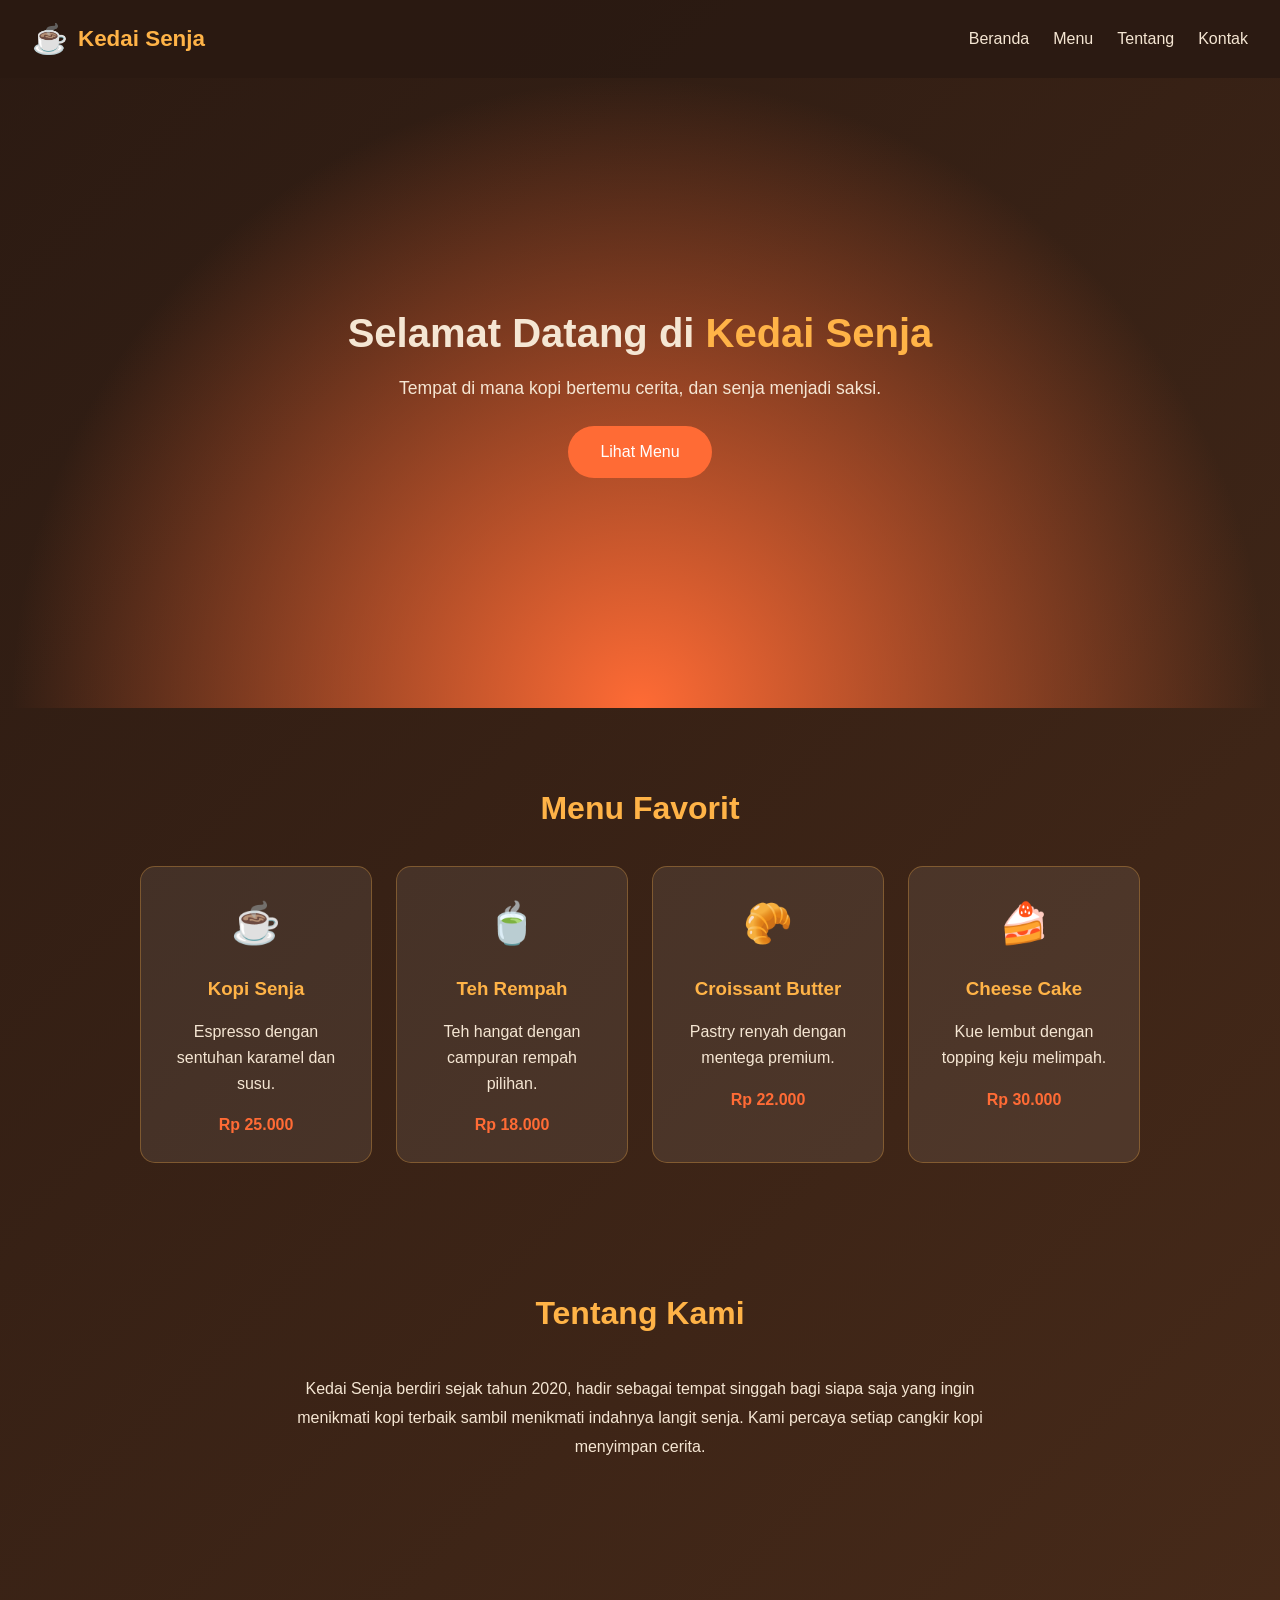
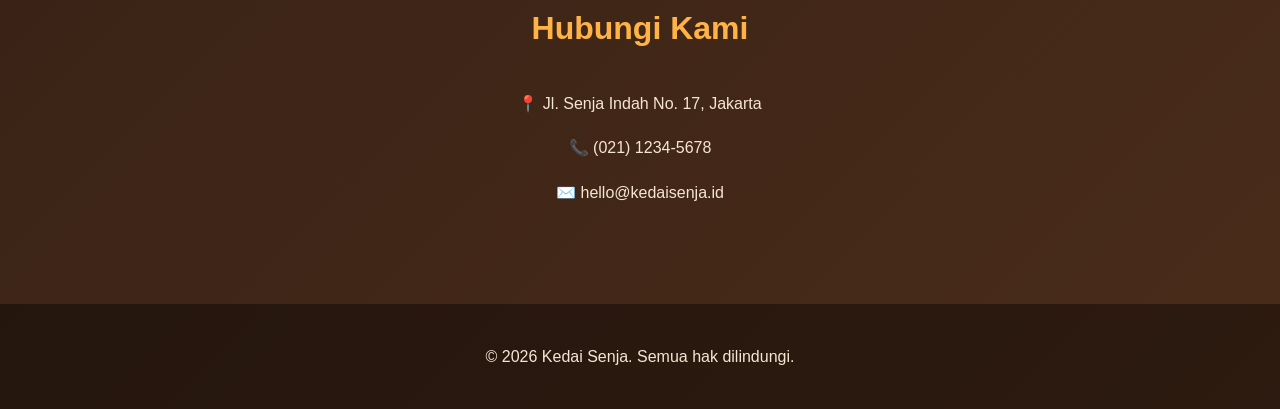
<file: index.html>
<!DOCTYPE html>
<html lang="id">
<head>
    <meta charset="UTF-8">
    <meta name="viewport" content="width=device-width, initial-scale=1.0">
    <title>Kedai Senja - Kopi & Cerita</title>
    <link rel="stylesheet" href="eval5.css">
</head>
<body>
    <a class="skip-link" href="#konten">Lewati ke konten</a>

    <header>
        <nav class="navbar" aria-label="Navigasi utama">
            <a class="logo" href="#home" aria-label="Kedai Senja, beranda">
                <span class="logo-icon" aria-hidden="true">☕</span>
                <span class="logo-name">Kedai Senja</span>
            </a>
            <ul class="nav-menu">
                <li><a href="#home">Beranda</a></li>
                <li><a href="#menu">Menu</a></li>
                <li><a href="#tentang">Tentang</a></li>
                <li><a href="#kontak">Kontak</a></li>
            </ul>
        </nav>
    </header>

    <main id="konten">
        <section id="home" class="hero" aria-labelledby="judul-beranda">
            <div class="hero-content">
                <h1 id="judul-beranda">Selamat Datang di <span>Kedai Senja</span></h1>
                <p>Tempat di mana kopi bertemu cerita, dan senja menjadi saksi.</p>
                <button id="btnPesan" class="btn-primary" type="button">Lihat Menu</button>
            </div>
        </section>

        <section id="menu" class="menu-section" aria-labelledby="judul-menu">
            <h2 id="judul-menu" class="section-title">Menu Favorit</h2>
            <div class="menu-grid">
                <article class="menu-card">
                    <div class="menu-icon" aria-hidden="true">☕</div>
                    <h3>Kopi Senja</h3>
                    <p>Espresso dengan sentuhan karamel dan susu.</p>
                    <span class="price">Rp 25.000</span>
                </article>
                <article class="menu-card">
                    <div class="menu-icon" aria-hidden="true">🍵</div>
                    <h3>Teh Rempah</h3>
                    <p>Teh hangat dengan campuran rempah pilihan.</p>
                    <span class="price">Rp 18.000</span>
                </article>
                <article class="menu-card">
                    <div class="menu-icon" aria-hidden="true">🥐</div>
                    <h3>Croissant Butter</h3>
                    <p>Pastry renyah dengan mentega premium.</p>
                    <span class="price">Rp 22.000</span>
                </article>
                <article class="menu-card">
                    <div class="menu-icon" aria-hidden="true">🍰</div>
                    <h3>Cheese Cake</h3>
                    <p>Kue lembut dengan topping keju melimpah.</p>
                    <span class="price">Rp 30.000</span>
                </article>
            </div>
        </section>

        <section id="tentang" class="about-section" aria-labelledby="judul-tentang">
            <h2 id="judul-tentang" class="section-title">Tentang Kami</h2>
            <p>
                Kedai Senja berdiri sejak tahun 2020, hadir sebagai tempat singgah
                bagi siapa saja yang ingin menikmati kopi terbaik sambil menikmati
                indahnya langit senja. Kami percaya setiap cangkir kopi menyimpan cerita.
            </p>
        </section>

        <section id="kontak" class="contact-section" aria-labelledby="judul-kontak">
            <h2 id="judul-kontak" class="section-title">Hubungi Kami</h2>
            <address>
                <p>📍 Jl. Senja Indah No. 17, Jakarta</p>
                <p>📞 <a href="tel:+622112345678">(021) 1234-5678</a></p>
                <p>✉️ <a href="mailto:hello@kedaisenja.id">hello@kedaisenja.id</a></p>
            </address>
        </section>
    </main>

    <footer>
        <p>&copy; <span id="tahun"></span> Kedai Senja. Semua hak dilindungi.</p>
    </footer>

    <script src="script.js"></script>
</body>
</html>
</file>
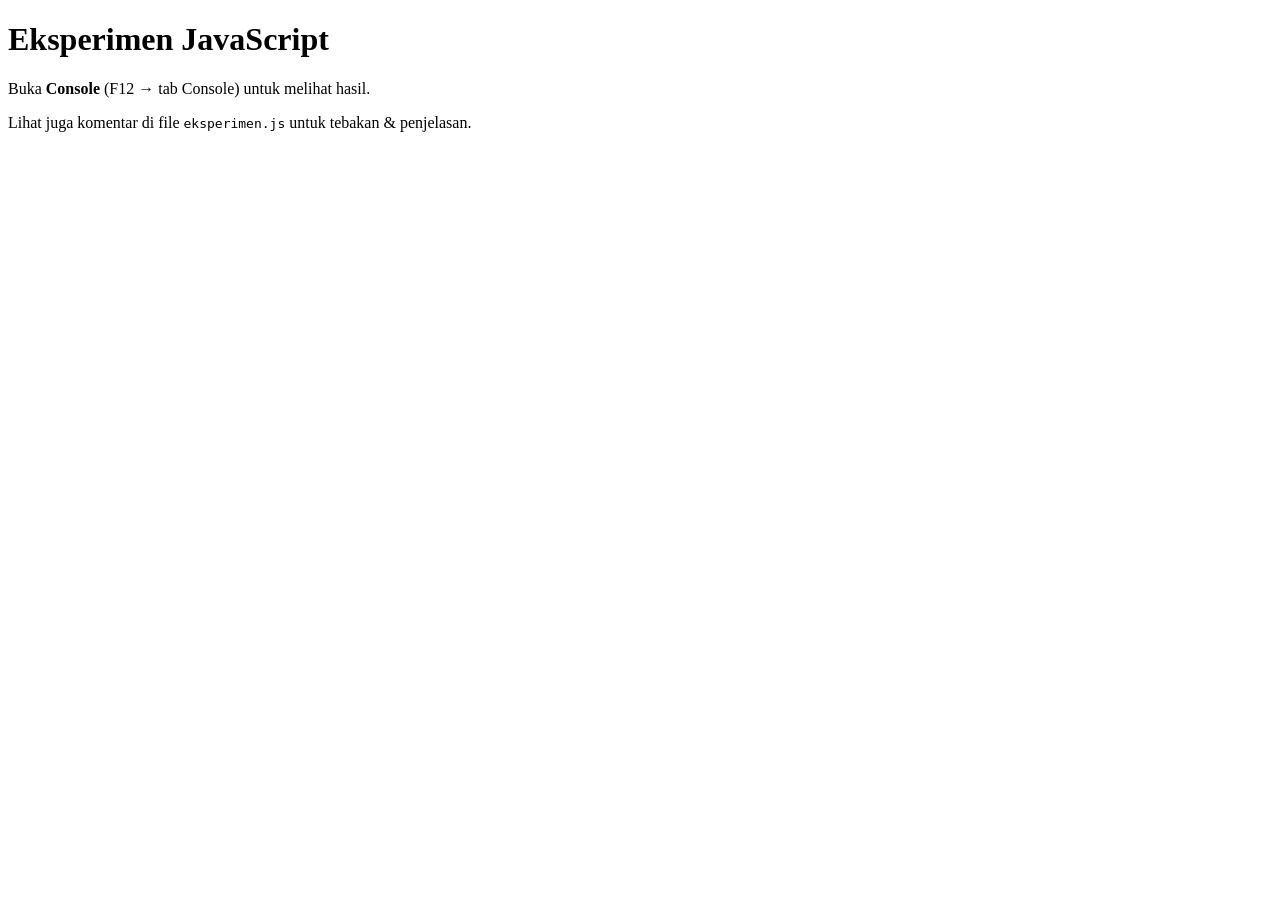
<file: ekxperimen.html>
<!DOCTYPE html>
<html lang="id">
<head>
    <meta charset="UTF-8">
    <meta name="viewport" content="width=device-width, initial-scale=1.0">
    <title>Eksperimen JavaScript - Kedai Senja</title>
</head>
<body>
    <h1>Eksperimen JavaScript</h1>
    <p>Buka <strong>Console</strong> (F12 → tab Console) untuk melihat hasil.</p>
    <p>Lihat juga komentar di file <code>eksperimen.js</code> untuk tebakan & penjelasan.</p>

    <!-- Pemanggil JavaScript eksternal -->
    <script src="eksperimen.js"></script>
</body>
</html>
</file>
<file: eval5.css>
* {
    box-sizing: border-box;
}

html {
    scroll-behavior: smooth;
}

body {
    margin: 0;
    background: linear-gradient(135deg, #2b1a12, #4a2c1a);
    color: #f5e6d3;
    font-family: 'Segoe UI', sans-serif;
    line-height: 1.6;
}

a {
    color: inherit;
}

button {
    font: inherit;
}

.skip-link {
    position: absolute;
    top: 0;
    left: -9999px;
    z-index: 101;
    padding: 0.75rem 1rem;
    background: #ffb347;
    color: #2b1a12;
}

.skip-link:focus {
    left: 1rem;
    top: 1rem;
}

.navbar {
    display: flex;
    justify-content: space-between;
    align-items: center;
    gap: 1rem;
    padding: 1rem 2rem;
    background: rgba(43, 26, 18, 0.9);
    position: sticky;
    top: 0;
    z-index: 100;
}

.logo {
    display: flex;
    align-items: center;
    gap: 0.625rem;
    color: #ffb347;
    text-decoration: none;
}

.logo-name {
    font-size: 1.4rem;
    font-weight: 700;
}

.logo-icon {
    font-size: 1.8rem;
}

.nav-menu {
    display: flex;
    flex-wrap: wrap;
    gap: 1.5rem;
    margin: 0;
    padding: 0;
    list-style: none;
}

.nav-menu a {
    color: #f5e6d3;
    text-decoration: none;
    transition: color 0.3s;
}

.nav-menu a:hover,
.nav-menu a:focus-visible {
    color: #ffb347;
}

.hero {
    min-height: 70vh;
    display: flex;
    align-items: center;
    justify-content: center;
    text-align: center;
    padding: 2rem;
    background: radial-gradient(circle at bottom, #ff6b35 0%, transparent 70%);
}

.hero h1 {
    margin: 0 0 1rem;
    font-size: clamp(2rem, 6vw, 2.5rem);
    line-height: 1.2;
}

.hero h1 span {
    color: #ffb347;
}

.hero p {
    margin-bottom: 1.5rem;
    font-size: 1.1rem;
}

.btn-primary {
    padding: 0.8rem 2rem;
    background: #ff6b35;
    color: white;
    border: none;
    border-radius: 30px;
    cursor: pointer;
    font-size: 1rem;
    transition: transform 0.3s, background 0.3s;
}

.btn-primary:hover {
    background: #ffb347;
    transform: scale(1.05);
}

.btn-primary:focus-visible,
a:focus-visible {
    outline: 3px solid #fff;
    outline-offset: 4px;
}

.section-title {
    text-align: center;
    font-size: 2rem;
    margin-bottom: 2rem;
    color: #ffb347;
}

.menu-section,
.about-section,
.contact-section {
    scroll-margin-top: 5rem;
}

.menu-section {
    padding: 3rem 2rem;
}

.menu-grid {
    display: grid;
    grid-template-columns: repeat(auto-fit, minmax(220px, 1fr));
    gap: 1.5rem;
    max-width: 1000px;
    margin: auto;
}

.menu-card {
    background: rgba(255, 255, 255, 0.08);
    padding: 1.5rem;
    border-radius: 15px;
    text-align: center;
    transition: transform 0.3s;
    border: 1px solid rgba(255, 179, 71, 0.3);
}

.menu-card:hover {
    transform: translateY(-8px);
}

.menu-icon {
    margin-bottom: 0.5rem;
    font-size: 2.5rem;
}

.menu-card h3 {
    margin-bottom: 0.5rem;
    color: #ffb347;
}

.price {
    display: block;
    margin-top: 0.8rem;
    color: #ff6b35;
    font-weight: 700;
}

.about-section,
.contact-section {
    padding: 3rem 2rem;
    text-align: center;
    max-width: 800px;
    margin: auto;
    line-height: 1.8;
}

.contact-section address {
    font-style: normal;
}

.contact-section a {
    text-decoration: none;
}

.contact-section a:hover {
    color: #ffb347;
    text-decoration: underline;
}

footer {
    text-align: center;
    padding: 1.5rem;
    background: rgba(0, 0, 0, 0.4);
    margin-top: 2rem;
}

@media (max-width: 600px) {
    .navbar {
        flex-direction: column;
        padding: 1rem;
    }

    .nav-menu {
        justify-content: center;
        gap: 0.75rem 1rem;
    }

    .hero {
        min-height: 60vh;
    }

    .menu-section,
    .about-section,
    .contact-section {
        padding: 2.5rem 1rem;
    }
}

@media (prefers-reduced-motion: reduce) {
    html {
        scroll-behavior: auto;
    }

    *,
    *::before,
    *::after {
        transition-duration: 0.01ms !important;
    }
}
</file>
